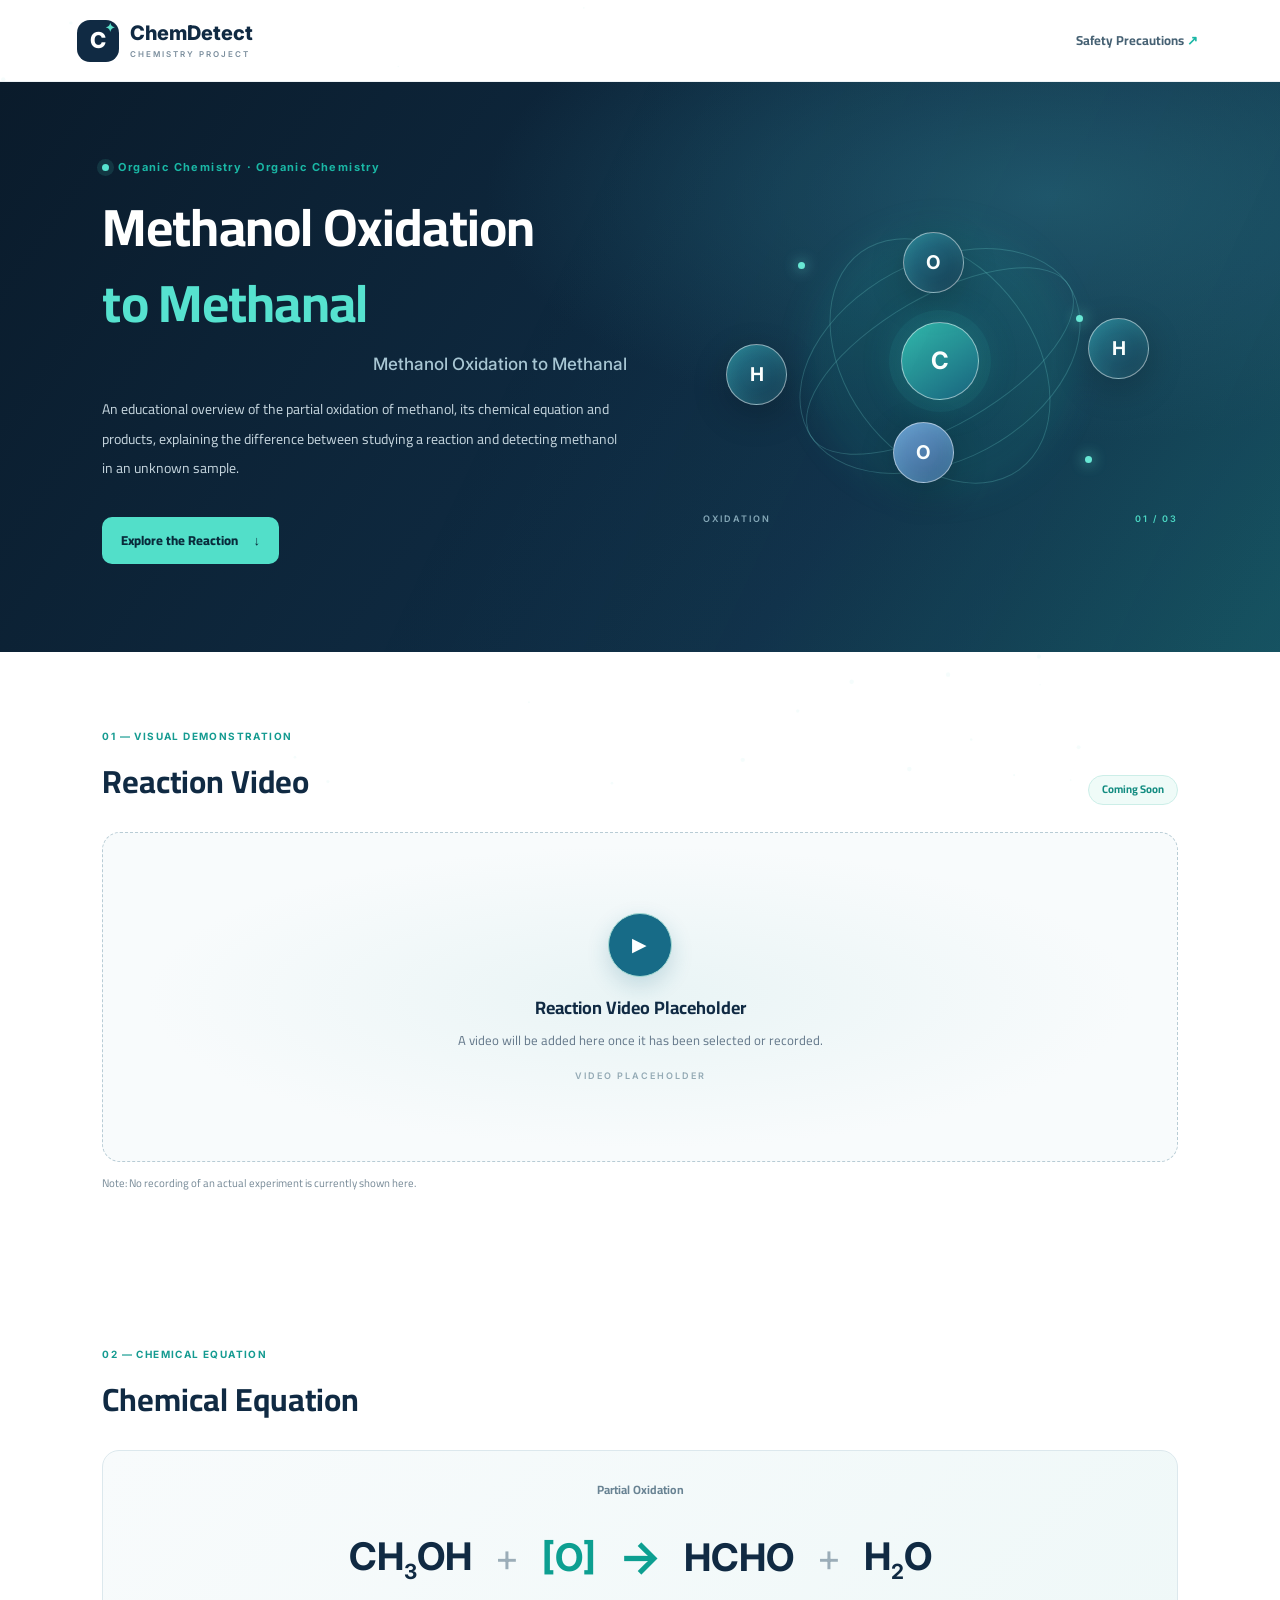
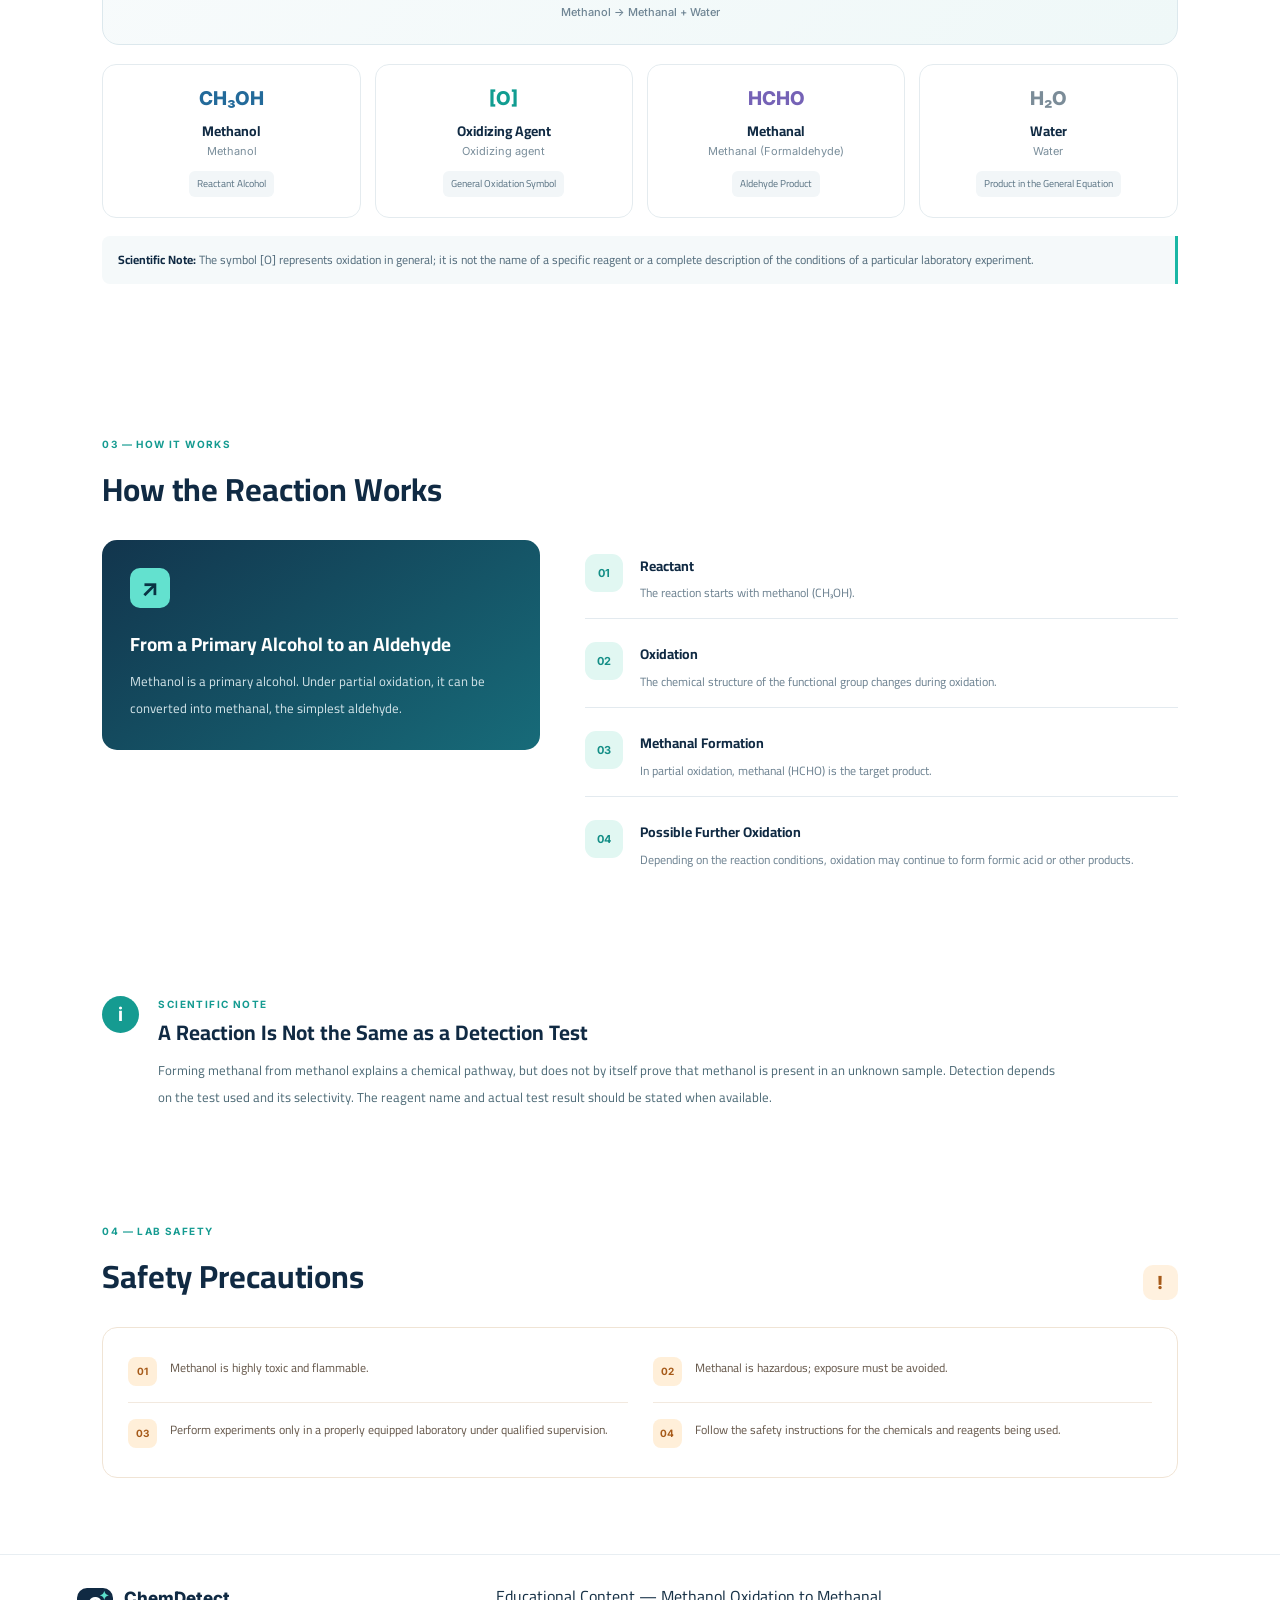
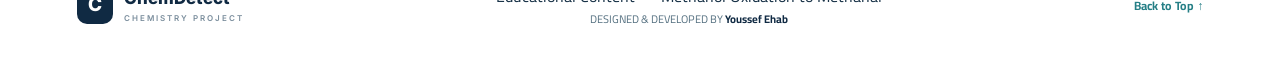
<file: index.html>
<!DOCTYPE html>
<html lang="en" dir="ltr">
<head>
  <meta charset="UTF-8">
  <meta name="viewport" content="width=device-width, initial-scale=1.0">
  <meta name="theme-color" content="#102a43">
  <meta name="description" content="An educational page explaining the partial oxidation of methanol to methanal, including the chemical equation and safety precautions.">
  <title>ChemDetect | Methanol Oxidation to Methanal</title>
  <link rel="stylesheet" href="style.css">
  <script src="script.js" defer></script>
</head>
<body>
  <header class="topbar">
    <a class="brand" href="#home" aria-label="ChemDetect home">
      <span class="brand-mark" aria-hidden="true">C<span>✦</span></span>
      <span>ChemDetect<small>CHEMISTRY PROJECT</small></span>
    </a>
    <a class="top-link" href="#safety">Safety Precautions <span aria-hidden="true">↗</span></a>
  </header>

  <main id="home">
    <section class="hero">
      <div class="hero-copy">
        <p class="eyebrow"><span></span> Organic Chemistry · Organic Chemistry</p>
        <h1>Methanol Oxidation<br><span>to Methanal</span></h1>
        <p class="english-title">Methanol Oxidation to Methanal</p>
        <p class="hero-description">
          An educational overview of the partial oxidation of methanol, its chemical equation and products, explaining the difference between studying a reaction and detecting methanol in an unknown sample.
        </p>
        <a class="primary-button" href="#equation">Explore the Reaction <span aria-hidden="true">↓</span></a>
      </div>
      <div class="molecule-art" aria-label="Abstract illustration of chemical molecules" role="img">
        <div class="orbit orbit-one"></div>
        <div class="orbit orbit-two"></div>
        <div class="orbit orbit-three"></div>
        <div class="atom atom-center">C</div>
        <div class="atom atom-top">O</div>
        <div class="atom atom-left">H</div>
        <div class="atom atom-right">H</div>
        <div class="atom atom-bottom">O</div>
        <span class="particle p1"></span><span class="particle p2"></span><span class="particle p3"></span>
        <div class="art-label">OXIDATION <span>01 / 03</span></div>
      </div>
    </section>

    <section class="section video-section" id="video">
      <div class="section-heading">
        <div>
          <p class="section-kicker">01 — VISUAL DEMONSTRATION</p>
          <h2>Reaction Video</h2>
        </div>
        <span class="tag">Coming Soon</span>
      </div>
      <div class="video-placeholder" id="videoPlaceholder">
        <div class="play-icon" aria-hidden="true">▶</div>
        <h3>Reaction Video Placeholder</h3>
        <p>A video will be added here once it has been selected or recorded.</p>
        <span class="placeholder-note">VIDEO PLACEHOLDER</span>
      </div>
      <p class="small-note">Note: No recording of an actual experiment is currently shown here.</p>
    </section>

    <section class="section" id="equation">
      <div class="section-heading">
        <div>
          <p class="section-kicker">02 — CHEMICAL EQUATION</p>
          <h2>Chemical Equation</h2>
        </div>
      </div>
      <div class="equation-card">
        <div class="equation-label">Partial Oxidation</div>
        <div class="equation" aria-label="CH3OH plus O gives HCHO plus H2O">
          <span>CH<sub>3</sub>OH</span><span class="operator">+</span><span class="oxidant">[O]</span>
          <span class="reaction-arrow" aria-hidden="true">→</span>
          <span>HCHO</span><span class="operator">+</span><span>H<sub>2</sub>O</span>
        </div>
        <div class="equation-caption">Methanol <span>→</span> Methanal + Water</div>
      </div>
      <div class="compound-grid">
        <article class="compound-card">
          <span class="compound-symbol blue">CH₃OH</span>
          <h3>Methanol</h3>
          <p>Methanol</p>
          <span class="compound-type">Reactant Alcohol</span>
        </article>
        <article class="compound-card">
          <span class="compound-symbol teal">[O]</span>
          <h3>Oxidizing Agent</h3>
          <p>Oxidizing agent</p>
          <span class="compound-type">General Oxidation Symbol</span>
        </article>
        <article class="compound-card">
          <span class="compound-symbol violet">HCHO</span>
          <h3>Methanal</h3>
          <p>Methanal (Formaldehyde)</p>
          <span class="compound-type">Aldehyde Product</span>
        </article>
        <article class="compound-card">
          <span class="compound-symbol gray">H₂O</span>
          <h3>Water</h3>
          <p>Water</p>
          <span class="compound-type">Product in the General Equation</span>
        </article>
      </div>
      <p class="science-note"><strong>Scientific Note:</strong> The symbol [O] represents oxidation in general; it is not the name of a specific reagent or a complete description of the conditions of a particular laboratory experiment.</p>
    </section>

    <section class="section explanation-section" id="explanation">
      <div class="section-heading">
        <div>
          <p class="section-kicker">03 — HOW IT WORKS</p>
          <h2>How the Reaction Works</h2>
        </div>
      </div>
      <div class="explanation-layout">
        <div class="explanation-intro">
          <div class="mini-icon">↗</div>
          <h3>From a Primary Alcohol to an Aldehyde</h3>
          <p>Methanol is a primary alcohol. Under partial oxidation, it can be converted into methanal, the simplest aldehyde.</p>
        </div>
        <ol class="steps">
          <li><span class="step-number">01</span><div><h4>Reactant</h4><p>The reaction starts with methanol (CH₃OH).</p></div></li>
          <li><span class="step-number">02</span><div><h4>Oxidation</h4><p>The chemical structure of the functional group changes during oxidation.</p></div></li>
          <li><span class="step-number">03</span><div><h4>Methanal Formation</h4><p>In partial oxidation, methanal (HCHO) is the target product.</p></div></li>
          <li><span class="step-number">04</span><div><h4>Possible Further Oxidation</h4><p>Depending on the reaction conditions, oxidation may continue to form formic acid or other products.</p></div></li>
        </ol>
      </div>
    </section>

    <section class="section distinction-section">
      <div class="distinction-mark">i</div>
      <div>
        <p class="section-kicker">SCIENTIFIC NOTE</p>
        <h2>A Reaction Is Not the Same as a Detection Test</h2>
        <p>Forming methanal from methanol explains a chemical pathway, but does not by itself prove that methanol is present in an unknown sample. Detection depends on the test used and its selectivity. The reagent name and actual test result should be stated when available.</p>
      </div>
    </section>

    <section class="section safety-section" id="safety">
      <div class="section-heading">
        <div>
          <p class="section-kicker">04 — LAB SAFETY</p>
          <h2>Safety Precautions</h2>
        </div>
        <span class="safety-icon" aria-hidden="true">!</span>
      </div>
      <div class="safety-card">
        <div class="safety-item"><span>01</span><p>Methanol is highly toxic and flammable.</p></div>
        <div class="safety-item"><span>02</span><p>Methanal is hazardous; exposure must be avoided.</p></div>
        <div class="safety-item"><span>03</span><p>Perform experiments only in a properly equipped laboratory under qualified supervision.</p></div>
        <div class="safety-item"><span>04</span><p>Follow the safety instructions for the chemicals and reagents being used.</p></div>
      </div>
    </section>
  </main>

  <footer>
    <a class="brand footer-brand" href="#home"><span class="brand-mark">C<span>✦</span></span><span>ChemDetect<small>CHEMISTRY PROJECT</small></span></a>
    <div class="footer-credit">
      <p>Educational Content — Methanol Oxidation to Methanal</p>
      <p class="creator-credit"><span>DESIGNED &amp; DEVELOPED BY</span> <strong>Youssef Ehab</strong></p>
    </div>
    <a class="back-top" href="#home">Back to Top ↑</a>
  </footer>
</body>
</html>
</file>
<file: style.css>
@import url('https://fonts.googleapis.com/css2?family=Cairo:wght@400;500;600;700;800&family=Inter:wght@400;500;600;700;800&display=swap');

:root {
  --navy: #102a43;
  --navy-deep: #0a1b2b;
  --blue: #176b87;
  --teal: #1ab7a5;
  --ink: #183247;
  --muted: #65798b;
  --line: #dfe8ee;
  --surface: #f4f8fa;
  --white: #ffffff;
  --shadow: 0 18px 55px rgba(16, 42, 67, .08);
}
* { box-sizing: border-box; }
html { scroll-behavior: smooth; scroll-padding-top: 84px; }
body { margin: 0; color: var(--ink); background: #fff; font-family: 'Cairo', sans-serif; line-height: 1.8; }
a { color: inherit; text-decoration: none; }
.topbar { min-height: 82px; display: flex; align-items: center; justify-content: space-between; gap: 24px; padding: 14px max(6vw, 22px); border-bottom: 1px solid #edf2f5; background: rgba(255,255,255,.96); }
.brand { display: inline-flex; align-items: center; gap: 11px; color: var(--navy); font: 800 20px/1.2 'Inter', sans-serif; direction: ltr; }
.brand small { display: block; margin-top: 5px; font: 600 8px/1.2 'Inter', sans-serif; letter-spacing: 2px; color: #7b8e9d; }
.brand-mark { display: grid; place-items: center; position: relative; width: 42px; height: 42px; border-radius: 13px; color: white; background: var(--navy); font-size: 22px; }
.brand-mark span { position: absolute; right: 4px; top: 1px; color: #5ce0cb; font-size: 12px; }
.top-link { color: #466173; font-size: 13px; font-weight: 700; }
.top-link span { color: var(--teal); margin-right: 5px; }
.hero { display: grid; grid-template-columns: 1.05fr .95fr; align-items: center; gap: 7%; padding: 76px max(8vw, 24px) 88px; color: white; background: radial-gradient(ellipse at 82% 20%, #1d5267 0, transparent 38%), linear-gradient(125deg, #0a1b2b, #102f48 68%, #124b5b); overflow: hidden; }
.hero-copy { max-width: 650px; }
.eyebrow, .section-kicker { margin: 0 0 12px; color: var(--teal); font: 700 11px/1.7 'Inter', 'Cairo', sans-serif; letter-spacing: 1.4px; }
.eyebrow { display: flex; align-items: center; gap: 9px; }
.eyebrow span { width: 7px; height: 7px; border-radius: 50%; background: #56e2cf; box-shadow: 0 0 0 5px rgba(86,226,207,.12); }
h1 { margin: 0; font-size: clamp(31px, 4.1vw, 53px); line-height: 1.45; letter-spacing: -.7px; }
h1 span { color: #56e2cf; }
.english-title { margin: 11px 0 18px; color: #a8c6d3; font: 500 clamp(13px, 1.5vw, 17px)/1.5 'Inter', sans-serif; direction: ltr; text-align: right; }
.hero-description { max-width: 560px; color: #c4d4dd; font-size: 14px; line-height: 2.1; }
.primary-button { display: inline-flex; align-items: center; gap: 15px; margin-top: 19px; padding: 12px 19px; border-radius: 10px; background: #52dfc9; color: #092b3b; font-size: 13px; font-weight: 800; transition: transform .2s, background .2s; }
.primary-button:hover { transform: translateY(-2px); background: #76ead9; }
.molecule-art { min-height: 330px; position: relative; display: grid; place-items: center; isolation: isolate; }
.molecule-art::before { content: ''; position: absolute; width: 270px; height: 270px; border-radius: 50%; background: rgba(24,183,165,.1); filter: blur(15px); }
.orbit { position: absolute; border: 1px solid rgba(120,224,219,.23); border-radius: 50%; transform: rotate(-30deg); }
.orbit-one { width: 300px; height: 130px; }
.orbit-two { width: 270px; height: 190px; transform: rotate(54deg); }
.orbit-three { width: 200px; height: 300px; transform: rotate(62deg); }
.atom { position: absolute; display: grid; place-items: center; width: 61px; height: 61px; border: 1px solid rgba(255,255,255,.5); border-radius: 50%; background: linear-gradient(140deg, #267b90, #12334b); color: white; font: 700 19px 'Inter', sans-serif; box-shadow: 0 10px 35px rgba(0,0,0,.22), inset 0 0 16px rgba(99,239,220,.12); }
.atom-center { width: 78px; height: 78px; font-size: 24px; background: linear-gradient(145deg, #31b7aa, #16607b); box-shadow: 0 0 0 12px rgba(45,190,174,.08), 0 0 42px rgba(45,190,174,.23); }
.atom-top { top: 36px; right: 45%; }
.atom-left { left: 5%; top: 45%; }
.atom-right { right: 6%; top: 37%; }
.atom-bottom { bottom: 43px; left: 40%; background: linear-gradient(145deg, #6a9bd1, #355f8a); }
.particle { position: absolute; width: 7px; height: 7px; border-radius: 50%; background: #69e8d5; box-shadow: 0 0 14px #69e8d5; }
.p1 { top: 20%; left: 20%; }.p2 { bottom: 19%; right: 18%; }.p3 { top: 36%; right: 20%; }
.art-label { position: absolute; bottom: 2px; width: 100%; display: flex; justify-content: space-between; color: #86a7b7; font: 600 9px 'Inter', sans-serif; letter-spacing: 2px; direction: ltr; }
.art-label span { color: #4cd8c4; }
.section { padding: 76px max(8vw, 24px); }
.section-heading { display: flex; align-items: end; justify-content: space-between; gap: 20px; margin-bottom: 27px; }
.section-kicker { color: #159b91; font-size: 10px; }
h2 { margin: 0; color: var(--navy); font-size: clamp(24px, 3vw, 32px); line-height: 1.5; }
.tag { padding: 4px 13px; border: 1px solid #cceee8; border-radius: 99px; color: #138c81; background: #effbf8; font-size: 11px; font-weight: 700; }
.video-section { background: #f5f8fa; }
.video-placeholder { min-height: 330px; padding: 35px 20px; display: flex; flex-direction: column; align-items: center; justify-content: center; border: 1.5px dashed #b8ccd5; border-radius: 18px; background: radial-gradient(ellipse at center, #e9f4f5, #f8fbfc 65%); text-align: center; }
.play-icon { display: grid; place-items: center; width: 64px; height: 64px; padding-right: 2px; margin-bottom: 15px; border: 1px solid #a3d9d3; border-radius: 50%; color: #fff; background: var(--blue); box-shadow: 0 8px 22px rgba(23,107,135,.2); font-size: 19px; }
.video-placeholder h3 { margin: 0; color: var(--navy); font-size: 18px; }
.video-placeholder p { margin: 5px 0 18px; color: var(--muted); font-size: 13px; }
.placeholder-note { color: #94aab5; font: 600 9px 'Inter', sans-serif; letter-spacing: 2px; direction: ltr; }
.small-note { margin: 12px 0 0; color: #788b98; font-size: 11px; }
.equation-card { padding: 28px 24px 25px; border: 1px solid #dce8ed; border-radius: 17px; background: linear-gradient(135deg, #f8fbfc, #eff8f8); text-align: center; }
.equation-label { color: #698393; font-size: 12px; font-weight: 700; }
.equation { display: flex; flex-wrap: wrap; align-items: center; justify-content: center; gap: clamp(9px, 2vw, 23px); margin: 23px auto 13px; color: var(--navy); font: 700 clamp(22px, 4.1vw, 38px)/1.5 'Inter', sans-serif; direction: ltr; }
.equation sub { font-size: .55em; }
.operator { color: #9badb8; font-weight: 400; }
.oxidant { color: #0d9f91; }
.reaction-arrow { color: #0d9f91; font-size: 1.2em; }
.equation-caption { color: #6f8594; font: 500 11px 'Inter', sans-serif; direction: ltr; }
.compound-grid { display: grid; grid-template-columns: repeat(4, 1fr); gap: 14px; margin-top: 19px; }
.compound-card { padding: 20px 14px; border: 1px solid #e4ebef; border-radius: 14px; background: white; text-align: center; }
.compound-symbol { display: inline-block; margin-bottom: 9px; font: 800 19px 'Inter', sans-serif; direction: ltr; }
.compound-symbol.blue { color: #236a9a; }.compound-symbol.teal { color: #119d91; }.compound-symbol.violet { color: #7562b6; }.compound-symbol.gray { color: #7b8c98; }
.compound-card h3 { margin: 0; color: var(--navy); font-size: 14px; }
.compound-card p { margin: 0 0 9px; color: #7a8e9b; font: 11px 'Inter', sans-serif; }
.compound-type { display: inline-block; padding: 4px 8px; border-radius: 6px; color: #5b7484; background: #f2f6f8; font-size: 10px; }
.science-note { margin: 18px 0 0; padding: 13px 16px; border-right: 3px solid #1ab7a5; border-radius: 8px 0 0 8px; color: #526b7b; background: #f5f9fa; font-size: 12px; }
.science-note strong { color: var(--navy); }
.explanation-section { background: #f7f9fb; }
.explanation-layout { display: grid; grid-template-columns: .85fr 1.15fr; gap: 45px; align-items: start; }
.explanation-intro { padding: 28px; border-radius: 15px; color: white; background: linear-gradient(145deg, #12354d, #176b79); }
.mini-icon { display: grid; place-items: center; width: 40px; height: 40px; border-radius: 10px; color: #093344; background: #63e1cf; font: 700 24px 'Inter', sans-serif; }
.explanation-intro h3 { margin: 19px 0 7px; font-size: 19px; }
.explanation-intro p { margin: 0; color: #d0e2e7; font-size: 13px; line-height: 2.1; }
.steps { position: relative; display: grid; gap: 9px; padding: 0; margin: 0; list-style: none; }
.steps li { display: flex; align-items: flex-start; gap: 17px; padding: 14px 0; border-bottom: 1px solid #e3eaef; }
.steps li:last-child { border-bottom: 0; }
.step-number { flex: 0 0 38px; display: grid; place-items: center; height: 38px; border-radius: 11px; color: #138e86; background: #e1f7f2; font: 700 11px 'Inter', sans-serif; direction: ltr; }
.steps h4 { margin: 0 0 3px; color: var(--navy); font-size: 14px; }
.steps p { margin: 0; color: #6c8190; font-size: 12px; line-height: 1.9; }
.distinction-section { display: flex; align-items: flex-start; gap: 19px; padding-top: 35px; padding-bottom: 35px; background: #eef8f7; }
.distinction-mark { flex: 0 0 37px; display: grid; place-items: center; width: 37px; height: 37px; border-radius: 50%; color: white; background: #159b91; font: 700 19px 'Inter', sans-serif; }
.distinction-section .section-kicker { margin-bottom: 4px; }
.distinction-section h2 { font-size: 21px; }
.distinction-section p:last-child { max-width: 900px; margin: 8px 0 0; color: #4f6c78; font-size: 13px; line-height: 2.1; }
.safety-icon { display: grid; place-items: center; width: 35px; height: 35px; border-radius: 10px; color: #a65a19; background: #fff1df; font: 800 18px 'Inter', sans-serif; }
.safety-card { display: grid; grid-template-columns: 1fr 1fr; gap: 0 25px; padding: 13px 25px; border: 1px solid #f0e4d5; border-radius: 15px; background: #fffaf4; }
.safety-item { display: flex; align-items: flex-start; gap: 13px; padding: 16px 0; border-bottom: 1px solid #f2e9df; }
.safety-item:nth-last-child(-n+2) { border-bottom: 0; }
.safety-item span { display: grid; place-items: center; flex: 0 0 29px; height: 29px; border-radius: 8px; color: #a65a19; background: #ffefd9; font: 700 10px 'Inter', sans-serif; direction: ltr; }
.safety-item p { margin: 0; color: #66584b; font-size: 12px; }
footer { display: flex; align-items: center; justify-content: space-between; gap: 20px; padding: 27px max(6vw, 22px); border-top: 1px solid #e8eef2; }
.footer-brand { font-size: 17px; }.footer-brand .brand-mark { width: 36px; height: 36px; font-size: 19px; border-radius: 10px; }
footer > p { color: #82929d; font-size: 11px; text-align: center; }
.back-top { color: #267f86; font-size: 12px; font-weight: 700; white-space: nowrap; }

@media (max-width: 800px) {
  .hero { grid-template-columns: 1fr; padding-top: 55px; padding-bottom: 45px; gap: 28px; }
  .hero-copy { max-width: 680px; }
  .molecule-art { min-height: 270px; max-width: 430px; width: 100%; margin: auto; }
  .section { padding-top: 55px; padding-bottom: 55px; }
  .compound-grid { grid-template-columns: repeat(2, 1fr); }
  .explanation-layout { grid-template-columns: 1fr; gap: 22px; }
  .explanation-intro { padding: 23px; }
  .safety-card { gap: 0 16px; padding-inline: 18px; }
}
@media (max-width: 520px) {
  .topbar { min-height: 70px; padding-inline: 18px; }
  .brand { font-size: 17px; }.brand-mark { width: 37px; height: 37px; }
  .top-link { font-size: 11px; }
  .hero { padding-inline: 22px; }
  h1 { font-size: 31px; }
  .hero-description { font-size: 13px; }
  .molecule-art { min-height: 235px; transform: scale(.94); }
  .orbit-one { width: 250px; }.orbit-two { width: 230px; height: 165px; }.orbit-three { height: 260px; }
  .atom { width: 51px; height: 51px; }.atom-center { width: 66px; height: 66px; }
  .atom-top { top: 27px; }.atom-bottom { bottom: 34px; }
  .section { padding-inline: 20px; }
  .section-heading { align-items: center; }
  .video-placeholder { min-height: 265px; }
  .video-placeholder h3 { font-size: 16px; }
  .equation { gap: 8px; font-size: clamp(19px, 5.5vw, 28px); }
  .compound-card { padding: 17px 9px; }
  .compound-symbol { font-size: 17px; }
  .compound-card h3 { font-size: 13px; }
  .compound-type { font-size: 9px; }
  .safety-card { grid-template-columns: 1fr; }
  .safety-item:nth-last-child(2) { border-bottom: 1px solid #f2e9df; }
  footer { flex-wrap: wrap; padding-inline: 20px; }
  footer > p { order: 3; width: 100%; margin: 0; text-align: right; }
}
@media (prefers-reduced-motion: reduce) { html { scroll-behavior: auto; } *, *::before, *::after { transition-duration: .01ms !important; } }


/* Animated particle field */
body { position: relative; isolation: isolate; }
#particle-canvas {
  position: fixed; inset: 0; z-index: 0; width: 100%; height: 100%;
  pointer-events: none; opacity: .72;
}
body > :not(#particle-canvas) { position: relative; z-index: 1; }
.topbar, footer { background-color: rgba(255,255,255,.88); }
.video-section, .explanation-section { background-color: rgba(245,248,250,.86); }

.hero { position: relative; }
.hero::after {
  content: ""; position: absolute; inset: 0; pointer-events: none;
  background: linear-gradient(115deg, transparent 20%, rgba(90,229,211,.055) 50%, transparent 80%);
  background-size: 220% 100%; animation: ambient-shift 12s ease-in-out infinite alternate;
}
.hero-copy, .molecule-art { animation: rise-in .8s cubic-bezier(.2,.7,.2,1) both; }
.molecule-art { animation-delay: .12s; }
.atom-center { animation: breathe 4s ease-in-out infinite; }
.p1 { animation: drift-one 7s ease-in-out infinite; }
.p2 { animation: drift-two 8s ease-in-out infinite; }
.p3 { animation: drift-three 6s ease-in-out infinite; }
.compound-card, .equation-card, .video-placeholder, .safety-card {
  transition: transform .25s ease, box-shadow .25s ease, border-color .25s ease;
}
.compound-card:hover { transform: translateY(-5px); box-shadow: 0 14px 32px rgba(16,42,67,.09); border-color: #b9e8e1; }
.creator-credit { margin: 3px 0 0; color: #567181; font-size: 11px; text-align: center; }
.creator-credit strong { color: var(--navy); }
.footer-credit { text-align: center; }
.footer-credit p { margin: 0; }
@keyframes rise-in { from { opacity: 0; transform: translateY(18px); } to { opacity: 1; transform: translateY(0); } }
@keyframes breathe { 0%,100% { transform: scale(1); } 50% { transform: scale(1.06); } }
@keyframes drift-one { 0%,100% { transform: translate(0,0); } 50% { transform: translate(14px,-18px); } }
@keyframes drift-two { 0%,100% { transform: translate(0,0); } 50% { transform: translate(-17px,12px); } }
@keyframes drift-three { 0%,100% { transform: translate(0,0); } 50% { transform: translate(-12px,-16px); } }
@keyframes ambient-shift { from { background-position: 0% 50%; } to { background-position: 100% 50%; } }
@media (max-width: 600px) {
  .footer-credit { order: 3; width: 100%; }
  .creator-credit { text-align: center; }
}
@media (prefers-reduced-motion: reduce) {
  #particle-canvas { display: none; }
  .hero::after, .hero-copy, .molecule-art, .atom-center, .p1, .p2, .p3 { animation: none !important; }
  .compound-card, .equation-card, .video-placeholder, .safety-card { transition: none !important; }
}

/* Keep the animated particle network visible behind translucent page sections. */
.section:not(.hero), .distinction-section { background-color: rgba(255,255,255,.88); }
.video-section, .explanation-section { background-color: rgba(245,248,250,.86); }
#equation .equation-card, .compound-card, .safety-card, .video-placeholder { background-color: rgba(255,255,255,.92); }
.creator-credit { margin: 3px 0 0; color: #567181; font-size: 11px; text-align: center; }
.creator-credit strong { color: #102a43; }
.footer-credit { text-align: center; }
.footer-credit p { margin: 0; }
</file>
